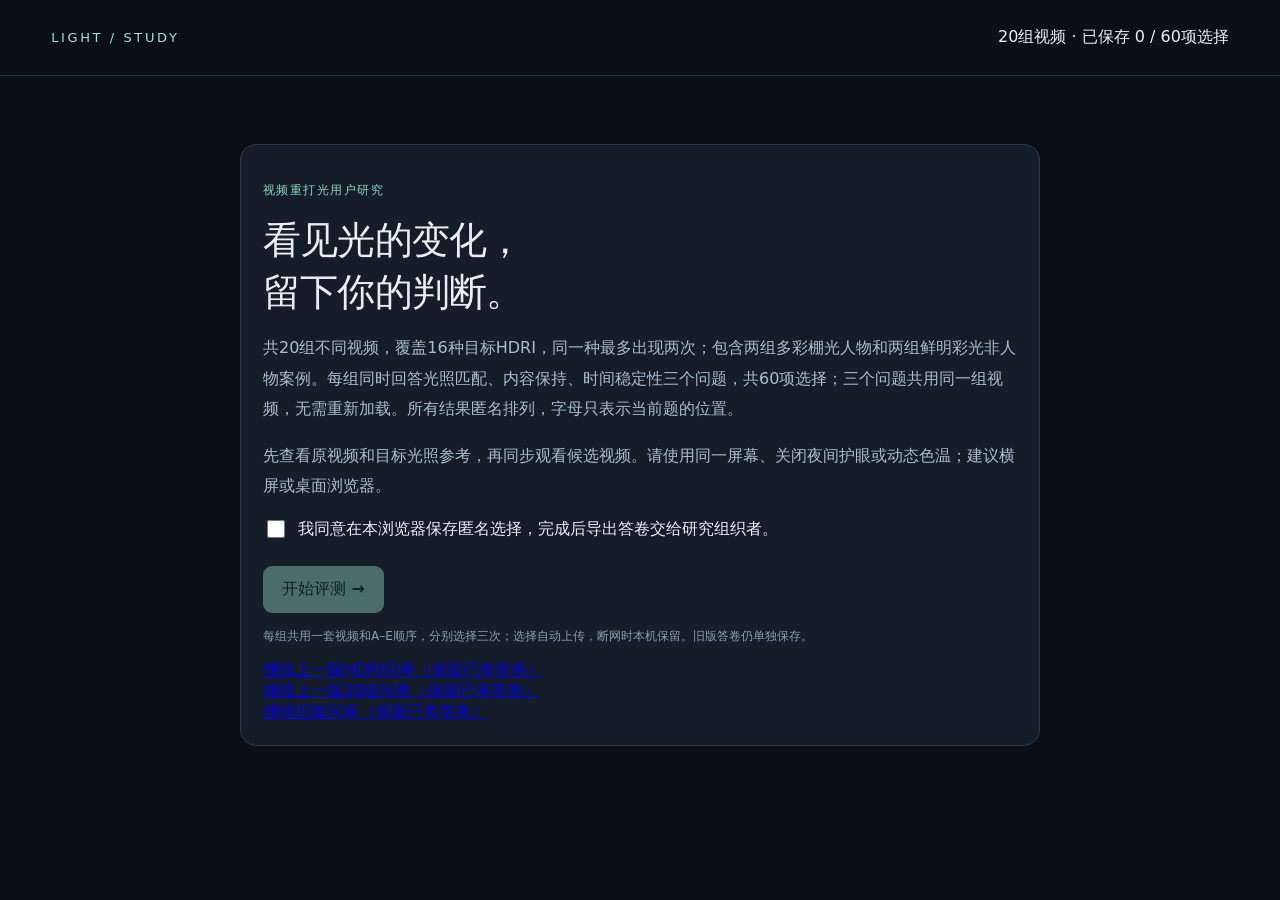
<file: index.html>
<!doctype html><html lang="zh-CN"><meta charset="utf-8"><meta name="viewport" content="width=device-width,initial-scale=1"><title>视频重打光 · 匿名评测</title><link rel="stylesheet" href="style.css?v=loading-v5"><link rel="preconnect" href="https://raw.githubusercontent.com" crossorigin><link rel="preconnect" href="https://jbwjhodmyipokituokgv.supabase.co" crossorigin><body><header><span class="brand">LIGHT / STUDY</span><span id="progress">正在加载</span></header><main><section id="intro" class="panel"><p class="eyebrow">视频重打光用户研究</p><h1>看见光的变化，<br>留下你的判断。</h1><p>共20组不同视频，覆盖16种目标HDRI，同一种最多出现两次；包含两组多彩棚光人物和两组鲜明彩光非人物案例。每组同时回答光照匹配、内容保持、时间稳定性三个问题，共60项选择；三个问题共用同一组视频，无需重新加载。所有结果匿名排列，字母只表示当前题的位置。</p><p>先查看原视频和目标光照参考，再同步观看候选视频。请使用同一屏幕、关闭夜间护眼或动态色温；建议横屏或桌面浏览器。</p><label><input type="checkbox" id="consent"> 我同意在本浏览器保存匿名选择，完成后导出答卷交给研究组织者。</label><button id="start" disabled>开始评测 →</button><p class="muted" id="notice"></p><a href="previous-hdri20.html">继续上一版HDRI问卷（保留已有答卷）</a><br><a href="previous20.html">继续上一版20组问卷（保留已有答卷）</a><br><a href="legacy.html">继续旧版问卷（保留已有答卷）</a></section><section id="study" hidden><div class="question"><span id="category" class="eyebrow"></span><h1 id="title"></h1><p>请选择最符合本题描述的一项。可反复播放、拖动进度，也可返回修改。</p></div><div class="references"><div class="panel"><h3>原视频 · 内容与动作参考</h3><video id="source" muted playsinline preload="metadata"></video></div><div class="panel"><h3>目标光照 · HDRI 预览</h3><img id="target" alt="目标 HDRI 的等距柱状投影预览"><p class="muted">此图用于查看目标环境的颜色与亮度分布；球面方位不直接等同画面左右。结合受光、阴影和高光判断。</p></div></div><div class="toolbar panel"><button id="play">同步播放</button><label>视频线路 <select id="delivery"><option value="auto">自动测速</option><option value="github">GitHub</option><option value="supabase">备用线路</option></select></label><button id="retryMedia" class="secondary" hidden>重新加载视频</button><button id="reset" class="secondary">回到开头</button><label>速度 <select id="speed"><option value="1">1×</option><option value="0.5">0.5×</option></select></label><input id="seek" aria-label="同步播放进度" type="range" min="0" max="1000" value="0"><span id="clock">0.00 / 0.00 s</span><span id="sync" class="muted">等待媒体加载</span></div><div id="options" class="options"></div><div id="groupQuestions"></div><div class="footer"><button id="retryUpload" class="secondary" hidden>重试上传选择</button><button id="prev" class="secondary">← 上一题</button><span id="save" role="status" aria-live="polite"></span><button id="next" disabled>保存并继续 →</button></div></section><section id="done" class="panel" hidden><p class="eyebrow">评测已完成</p><h1>谢谢你的认真观看。</h1><p id="doneCopy">20组视频的60项选择保存状态会显示在这里。</p><button id="download">下载匿名答卷 JSON</button><p id="download-status" role="status"></p><button id="review">返回检查答案</button></section><div id="error" role="alert" hidden></div></main><script src="player.js?v=loading-v5"></script><script src="app20.js?v=rich20-v5"></script></body></html>
</file>
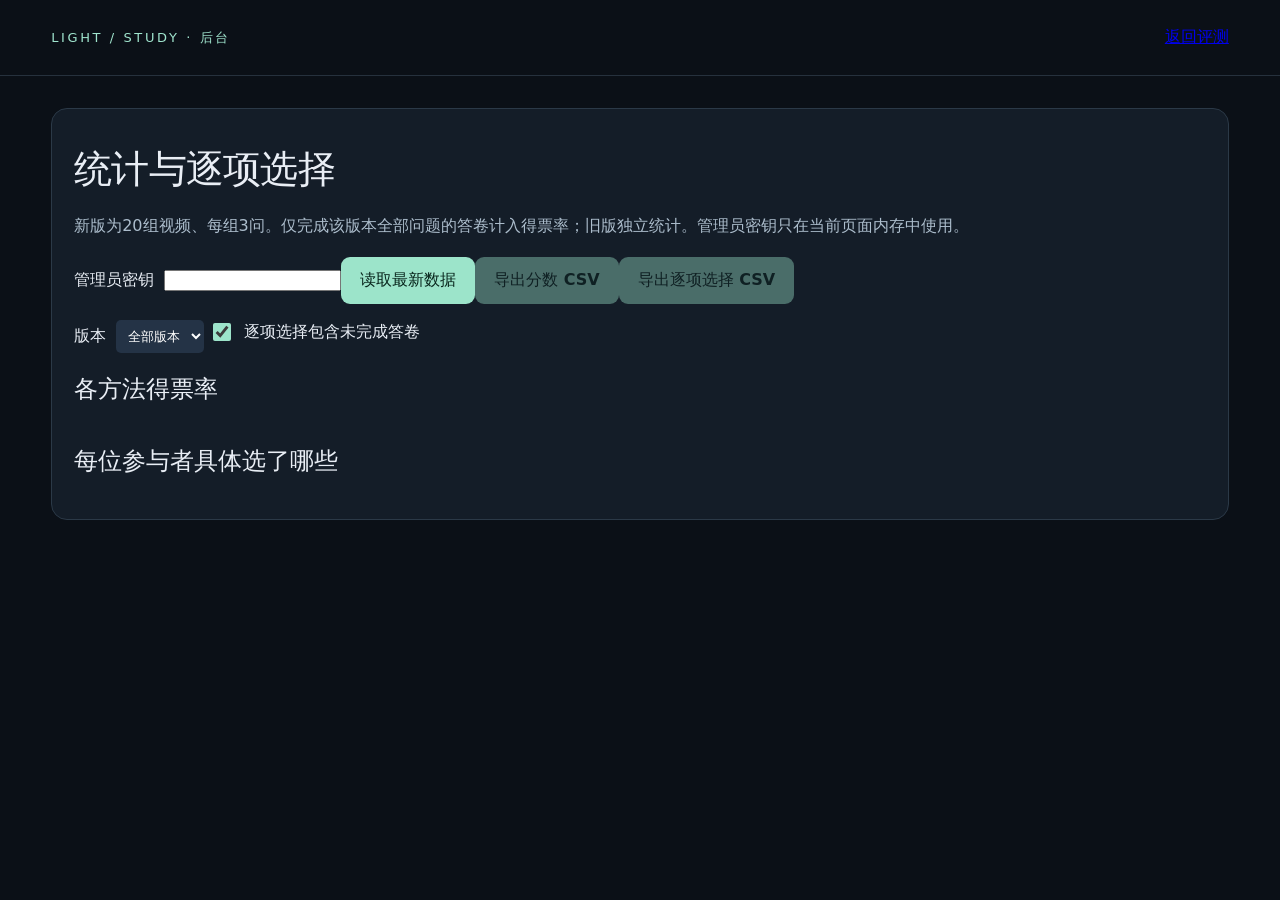
<file: admin.html>
<!doctype html><html lang="zh-CN"><meta charset="utf-8"><meta name="viewport" content="width=device-width,initial-scale=1"><title>评测后台 · 统计与逐项选择</title><link rel="stylesheet" href="style.css?v=groups20-v3"><body><header><span class="brand">LIGHT / STUDY · 后台</span><a href="./">返回评测</a></header><main><section class="panel"><h1>统计与逐项选择</h1><p>新版为20组视频、每组3问。仅完成该版本全部问题的答卷计入得票率；旧版独立统计。管理员密钥只在当前页面内存中使用。</p><label>管理员密钥 <input id="key" type="password" autocomplete="off"></label><button id="load">读取最新数据</button><button id="csv" disabled>导出分数 CSV</button><button id="answersCsv" disabled>导出逐项选择 CSV</button><p id="status" role="status"></p><label>版本 <select id="version"><option value="">全部版本</option></select></label> <label><input id="incomplete" type="checkbox" checked>逐项选择包含未完成答卷</label><h2>各方法得票率</h2><div style="overflow:auto"><table id="table"></table></div><h2>每位参与者具体选了哪些</h2><p id="detailCount"></p><div style="overflow:auto"><table id="responses"></table></div></section></main><script src="admin.js?v=rich20-v5"></script></body></html>
</file>
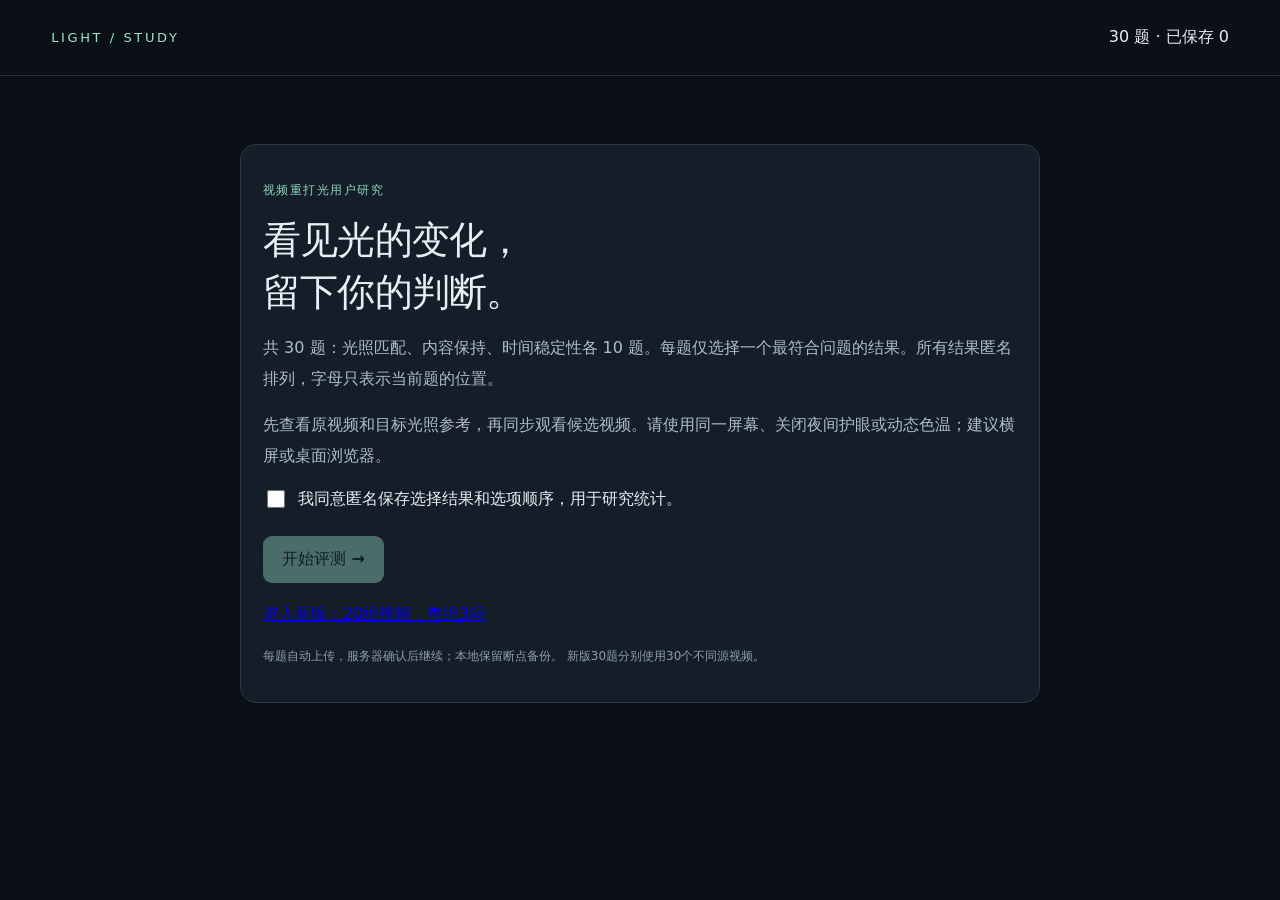
<file: legacy.html>
<!doctype html><html lang="zh-CN"><meta charset="utf-8"><meta name="viewport" content="width=device-width,initial-scale=1"><title>视频重打光 · 匿名评测</title><link rel="stylesheet" href="style.css?v=switch-v3"><link rel="preconnect" href="https://raw.githubusercontent.com" crossorigin><link rel="preconnect" href="https://jbwjhodmyipokituokgv.supabase.co" crossorigin><body><header><span class="brand">LIGHT / STUDY</span><span id="progress">正在加载</span></header><main><section id="intro" class="panel"><p class="eyebrow">视频重打光用户研究</p><h1>看见光的变化，<br>留下你的判断。</h1><p>共 30 题：光照匹配、内容保持、时间稳定性各 10 题。每题仅选择一个最符合问题的结果。所有结果匿名排列，字母只表示当前题的位置。</p><p>先查看原视频和目标光照参考，再同步观看候选视频。请使用同一屏幕、关闭夜间护眼或动态色温；建议横屏或桌面浏览器。</p><label><input type="checkbox" id="consent"> 我同意在本浏览器保存匿名选择，完成后导出答卷交给研究组织者。</label><button id="start" disabled>开始评测 →</button><p><a href="./">进入新版：20组视频，每组3问</a></p><p class="muted" id="notice"></p><button id="newVersion" class="secondary" hidden>保留旧答卷，切换到新版30个不同视频</button></section><section id="study" hidden><div class="question"><span id="category" class="eyebrow"></span><h1 id="title"></h1><p>请选择最符合本题描述的一项。可反复播放、拖动进度，也可返回修改。</p></div><div class="references"><div class="panel"><h3>原视频 · 内容与动作参考</h3><video id="source" muted playsinline preload="metadata"></video></div><div class="panel"><h3>目标光照 · HDRI 预览</h3><img id="target" alt="目标 HDRI 的等距柱状投影预览"><p class="muted">此图用于查看目标环境的颜色与亮度分布；球面方位不直接等同画面左右。结合受光、阴影和高光判断。</p></div></div><div class="toolbar panel"><button id="play">同步播放</button><label>视频线路 <select id="delivery"><option value="auto">自动测速</option><option value="github">GitHub</option><option value="supabase">备用线路</option></select></label><button id="retryMedia" class="secondary" hidden>重新加载视频</button><button id="reset" class="secondary">回到开头</button><label>速度 <select id="speed"><option value="1">1×</option><option value="0.5">0.5×</option></select></label><input id="seek" aria-label="同步播放进度" type="range" min="0" max="1000" value="0"><span id="clock">0.00 / 0.00 s</span><span id="sync" class="muted">等待媒体加载</span></div><div id="options" class="options"></div><div class="footer"><button id="prev" class="secondary">← 上一题</button><span id="save" role="status" aria-live="polite"></span><button id="next" disabled>保存并继续 →</button></div></section><section id="done" class="panel" hidden><p class="eyebrow">评测已完成</p><h1>谢谢你的认真观看。</h1><p>30 个选择已保存在当前浏览器，尚未上传。请下载答卷文件并交给研究组织者；仅关闭网页不会提交答卷。</p><button id="download">下载匿名答卷 JSON</button><p id="download-status" role="status"></p><button id="review">返回检查答案</button></section><div id="error" role="alert" hidden></div></main><script src="player.js?v=groups20-v3"></script><script src="app.js?v=network-v5"></script></body></html>
</file>
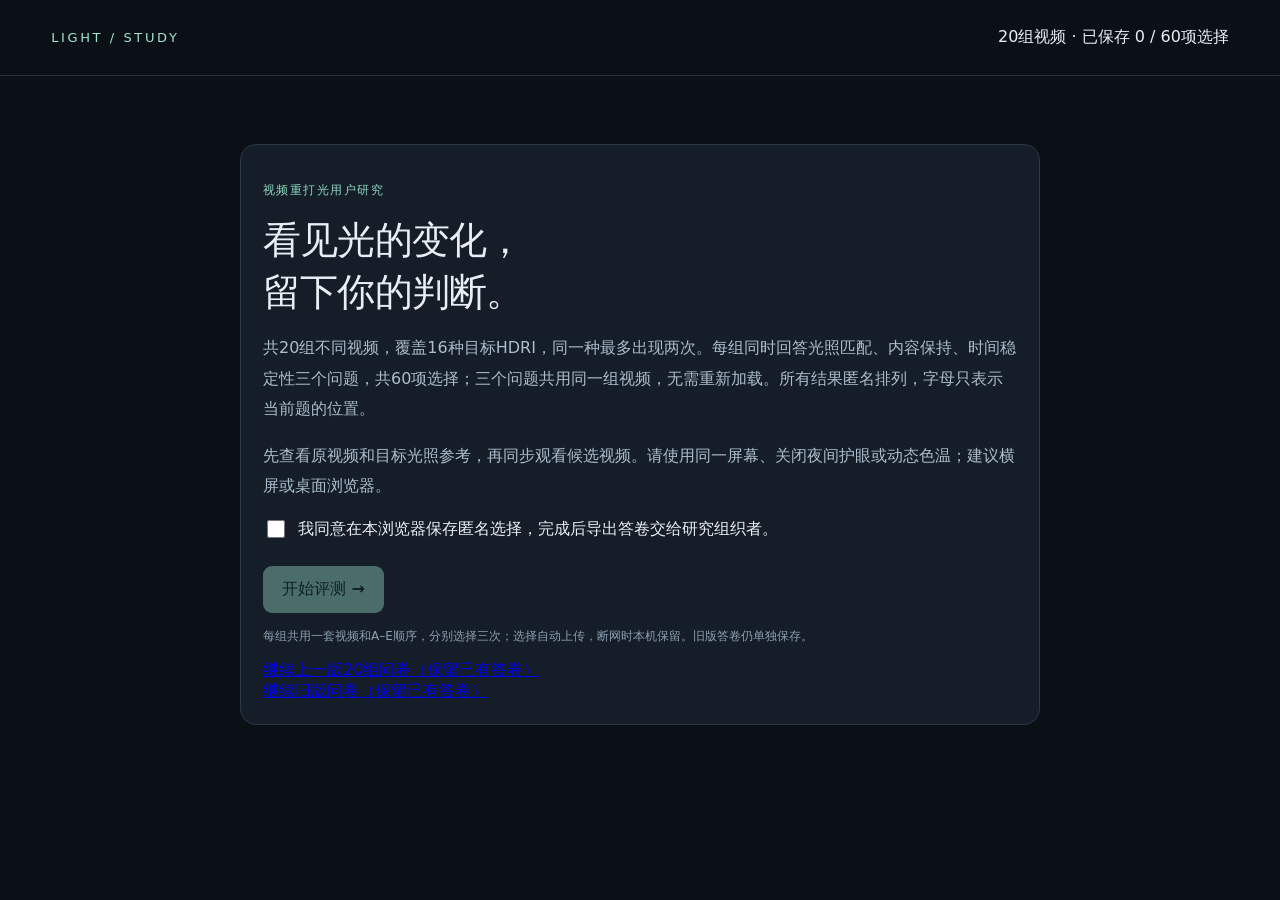
<file: previous-hdri20.html>
<!doctype html><html lang="zh-CN"><meta charset="utf-8"><meta name="viewport" content="width=device-width,initial-scale=1"><title>视频重打光 · 匿名评测</title><link rel="stylesheet" href="style.css?v=loading-v5"><link rel="preconnect" href="https://raw.githubusercontent.com" crossorigin><link rel="preconnect" href="https://jbwjhodmyipokituokgv.supabase.co" crossorigin><body><header><span class="brand">LIGHT / STUDY</span><span id="progress">正在加载</span></header><main><section id="intro" class="panel"><p class="eyebrow">视频重打光用户研究</p><h1>看见光的变化，<br>留下你的判断。</h1><p>共20组不同视频，覆盖16种目标HDRI，同一种最多出现两次。每组同时回答光照匹配、内容保持、时间稳定性三个问题，共60项选择；三个问题共用同一组视频，无需重新加载。所有结果匿名排列，字母只表示当前题的位置。</p><p>先查看原视频和目标光照参考，再同步观看候选视频。请使用同一屏幕、关闭夜间护眼或动态色温；建议横屏或桌面浏览器。</p><label><input type="checkbox" id="consent"> 我同意在本浏览器保存匿名选择，完成后导出答卷交给研究组织者。</label><button id="start" disabled>开始评测 →</button><p class="muted" id="notice"></p><a href="previous20.html">继续上一版20组问卷（保留已有答卷）</a><br><a href="legacy.html">继续旧版问卷（保留已有答卷）</a></section><section id="study" hidden><div class="question"><span id="category" class="eyebrow"></span><h1 id="title"></h1><p>请选择最符合本题描述的一项。可反复播放、拖动进度，也可返回修改。</p></div><div class="references"><div class="panel"><h3>原视频 · 内容与动作参考</h3><video id="source" muted playsinline preload="metadata"></video></div><div class="panel"><h3>目标光照 · HDRI 预览</h3><img id="target" alt="目标 HDRI 的等距柱状投影预览"><p class="muted">此图用于查看目标环境的颜色与亮度分布；球面方位不直接等同画面左右。结合受光、阴影和高光判断。</p></div></div><div class="toolbar panel"><button id="play">同步播放</button><label>视频线路 <select id="delivery"><option value="auto">自动测速</option><option value="github">GitHub</option><option value="supabase">备用线路</option></select></label><button id="retryMedia" class="secondary" hidden>重新加载视频</button><button id="reset" class="secondary">回到开头</button><label>速度 <select id="speed"><option value="1">1×</option><option value="0.5">0.5×</option></select></label><input id="seek" aria-label="同步播放进度" type="range" min="0" max="1000" value="0"><span id="clock">0.00 / 0.00 s</span><span id="sync" class="muted">等待媒体加载</span></div><div id="options" class="options"></div><div id="groupQuestions"></div><div class="footer"><button id="retryUpload" class="secondary" hidden>重试上传选择</button><button id="prev" class="secondary">← 上一题</button><span id="save" role="status" aria-live="polite"></span><button id="next" disabled>保存并继续 →</button></div></section><section id="done" class="panel" hidden><p class="eyebrow">评测已完成</p><h1>谢谢你的认真观看。</h1><p id="doneCopy">20组视频的60项选择保存状态会显示在这里。</p><button id="download">下载匿名答卷 JSON</button><p id="download-status" role="status"></p><button id="review">返回检查答案</button></section><div id="error" role="alert" hidden></div></main><script src="player.js?v=loading-v5"></script><script src="app20-v4.js?v=hdri20-v4"></script></body></html>
</file>
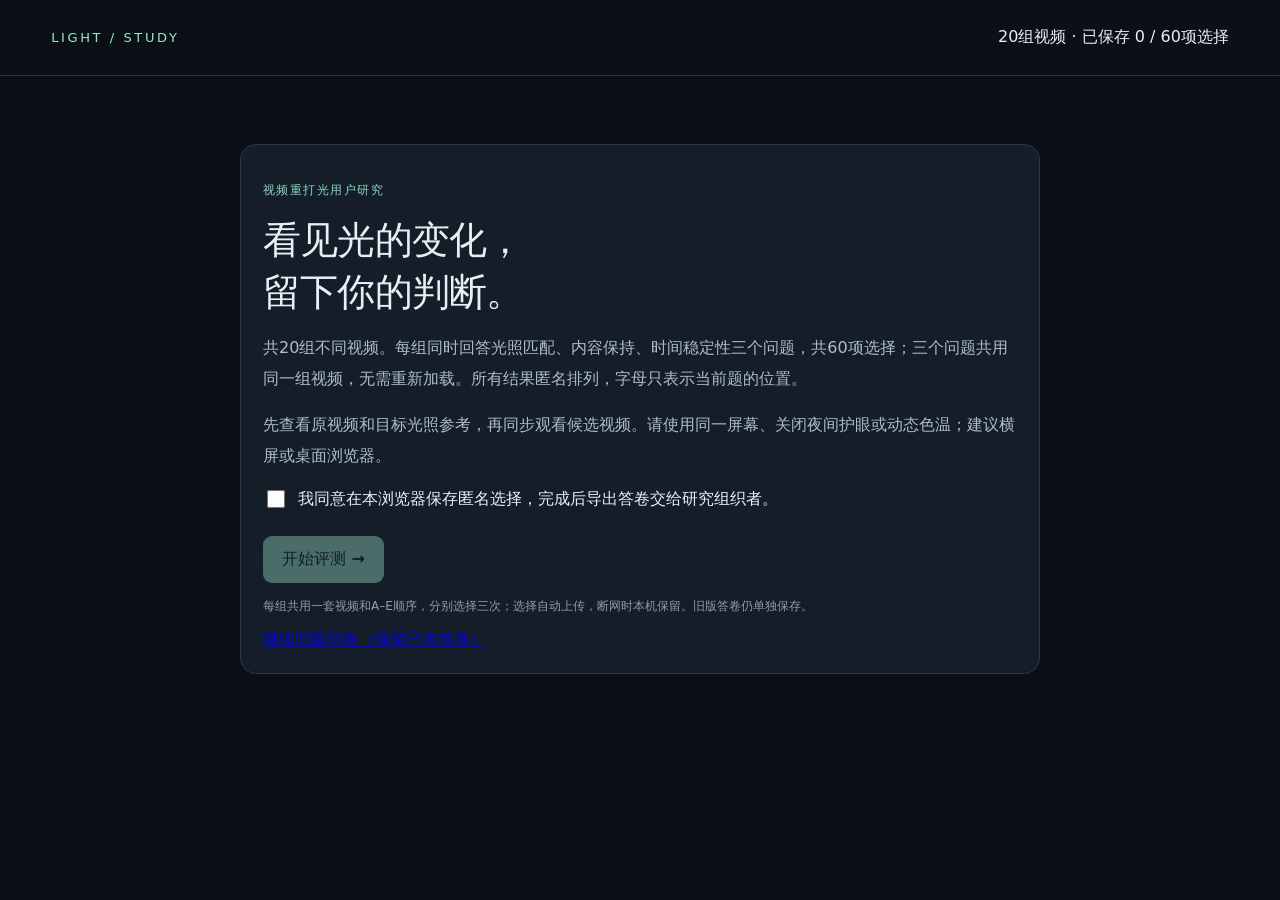
<file: previous20.html>
<!doctype html><html lang="zh-CN"><meta charset="utf-8"><meta name="viewport" content="width=device-width,initial-scale=1"><title>视频重打光 · 匿名评测</title><link rel="stylesheet" href="style.css?v=loading-v5"><link rel="preconnect" href="https://raw.githubusercontent.com" crossorigin><link rel="preconnect" href="https://jbwjhodmyipokituokgv.supabase.co" crossorigin><body><header><span class="brand">LIGHT / STUDY</span><span id="progress">正在加载</span></header><main><section id="intro" class="panel"><p class="eyebrow">视频重打光用户研究</p><h1>看见光的变化，<br>留下你的判断。</h1><p>共20组不同视频。每组同时回答光照匹配、内容保持、时间稳定性三个问题，共60项选择；三个问题共用同一组视频，无需重新加载。所有结果匿名排列，字母只表示当前题的位置。</p><p>先查看原视频和目标光照参考，再同步观看候选视频。请使用同一屏幕、关闭夜间护眼或动态色温；建议横屏或桌面浏览器。</p><label><input type="checkbox" id="consent"> 我同意在本浏览器保存匿名选择，完成后导出答卷交给研究组织者。</label><button id="start" disabled>开始评测 →</button><p class="muted" id="notice"></p><a href="legacy.html">继续旧版问卷（保留已有答卷）</a></section><section id="study" hidden><div class="question"><span id="category" class="eyebrow"></span><h1 id="title"></h1><p>请选择最符合本题描述的一项。可反复播放、拖动进度，也可返回修改。</p></div><div class="references"><div class="panel"><h3>原视频 · 内容与动作参考</h3><video id="source" muted playsinline preload="metadata"></video></div><div class="panel"><h3>目标光照 · HDRI 预览</h3><img id="target" alt="目标 HDRI 的等距柱状投影预览"><p class="muted">此图用于查看目标环境的颜色与亮度分布；球面方位不直接等同画面左右。结合受光、阴影和高光判断。</p></div></div><div class="toolbar panel"><button id="play">同步播放</button><label>视频线路 <select id="delivery"><option value="auto">自动测速</option><option value="github">GitHub</option><option value="supabase">备用线路</option></select></label><button id="retryMedia" class="secondary" hidden>重新加载视频</button><button id="reset" class="secondary">回到开头</button><label>速度 <select id="speed"><option value="1">1×</option><option value="0.5">0.5×</option></select></label><input id="seek" aria-label="同步播放进度" type="range" min="0" max="1000" value="0"><span id="clock">0.00 / 0.00 s</span><span id="sync" class="muted">等待媒体加载</span></div><div id="options" class="options"></div><div id="groupQuestions"></div><div class="footer"><button id="retryUpload" class="secondary" hidden>重试上传选择</button><button id="prev" class="secondary">← 上一题</button><span id="save" role="status" aria-live="polite"></span><button id="next" disabled>保存并继续 →</button></div></section><section id="done" class="panel" hidden><p class="eyebrow">评测已完成</p><h1>谢谢你的认真观看。</h1><p id="doneCopy">20组视频的60项选择保存状态会显示在这里。</p><button id="download">下载匿名答卷 JSON</button><p id="download-status" role="status"></p><button id="review">返回检查答案</button></section><div id="error" role="alert" hidden></div></main><script src="player.js?v=loading-v5"></script><script src="app20-v3.js?v=loading-v5"></script></body></html>
</file>
<file: style.css>
:root{font-family:Inter,"Noto Sans SC",system-ui,sans-serif;color:#e9eef5;background:#0b1017;font-synthesis:none}*{box-sizing:border-box}body{margin:0}header{height:76px;padding:0 4vw;border-bottom:1px solid #26313d;display:flex;align-items:center;justify-content:space-between}.brand{letter-spacing:.2em;font-size:13px;color:#a0e5ce}main{max-width:1920px;margin:auto;padding:32px 4vw 64px}.panel{background:#141d28;border:1px solid #2b3947;border-radius:16px;padding:22px}#intro,#done{max-width:800px;margin:4vh auto}h1{font-size:clamp(24px,3vw,42px);line-height:1.35;letter-spacing:-.02em;margin:12px 0}p{color:#acbdcc;line-height:1.9}h3{font-size:14px;font-weight:500;margin:0 0 14px}.eyebrow{font-size:12px;letter-spacing:.12em;color:#8cd7bf}.muted{font-size:12px;color:#8c9eaf}button{background:#9ce4ca;color:#08251c;border:1px solid transparent;border-radius:9px;padding:12px 18px;font:inherit;cursor:pointer;font-weight:600}button:disabled{opacity:.4;cursor:not-allowed}.secondary{background:transparent;border-color:#4c6074;color:#d1deea}label{display:inline-flex;gap:10px;align-items:center}#intro button{display:block;margin-top:24px}input[type=checkbox]{width:18px;height:18px;accent-color:#9ce4ca}.references{display:grid;grid-template-columns:1fr 1fr;gap:18px;margin:24px 0}.references video{width:100%;max-height:260px;background:#000}.references img{width:100%;height:190px;object-fit:contain}.toolbar{display:flex;align-items:center;gap:14px;flex-wrap:wrap;margin-bottom:18px;padding:14px}#seek{flex:1;min-width:180px;accent-color:#9ce4ca}select{background:#243346;color:white;border:0;border-radius:5px;padding:8px}.options{display:grid;grid-template-columns:repeat(var(--count,5),minmax(220px,1fr));overflow-x:auto;gap:12px;padding:2px 2px 18px}.option{border:2px solid #2b3947;border-radius:12px;background:#141d28;overflow:hidden}.option.selected{border-color:#9ce4ca}.option video{display:block;width:100%;aspect-ratio:16/9;background:#000;object-fit:contain}.option button{border-radius:0;width:100%;background:transparent;color:#dce7f0;text-align:left;padding:16px}.option.selected button{background:#203e36;color:#baf9df}.option button:focus-visible{outline:3px solid #9ce4ca;outline-offset:-3px}.option .quality{padding:0 12px 12px;color:#e0af74;font-size:12px}.footer{display:flex;align-items:center;justify-content:space-between;gap:12px;margin-top:20px}#save{font-size:13px;color:#9ce4ca}#error{position:fixed;bottom:20px;left:10%;right:10%;background:#57282a;border:1px solid #c98484;padding:18px;border-radius:10px}video{pointer-events:none}#clock{font-size:12px;min-width:115px}@media(max-width:750px){main{padding:20px}.references{grid-template-columns:1fr}.options{grid-template-columns:repeat(var(--count,5),260px)}header{padding:0 20px}.footer{flex-wrap:wrap}.question h1{font-size:25px}}

[hidden]{display:none!important}

.question-choice{border:1px solid #354758;border-radius:12px;padding:18px;margin:18px 0}.question-choice legend{color:#dce7f0;line-height:1.6;padding:0 8px}.choice-row{display:grid;grid-template-columns:repeat(5,minmax(60px,1fr));gap:10px}.choice-row button{background:#243346;color:#dce7f0}.choice-row button.selected{background:#9ce4ca;color:#08251c;border-color:#c6ffed}.option-label{padding:16px;font-weight:600;color:#dce7f0}
</file>
